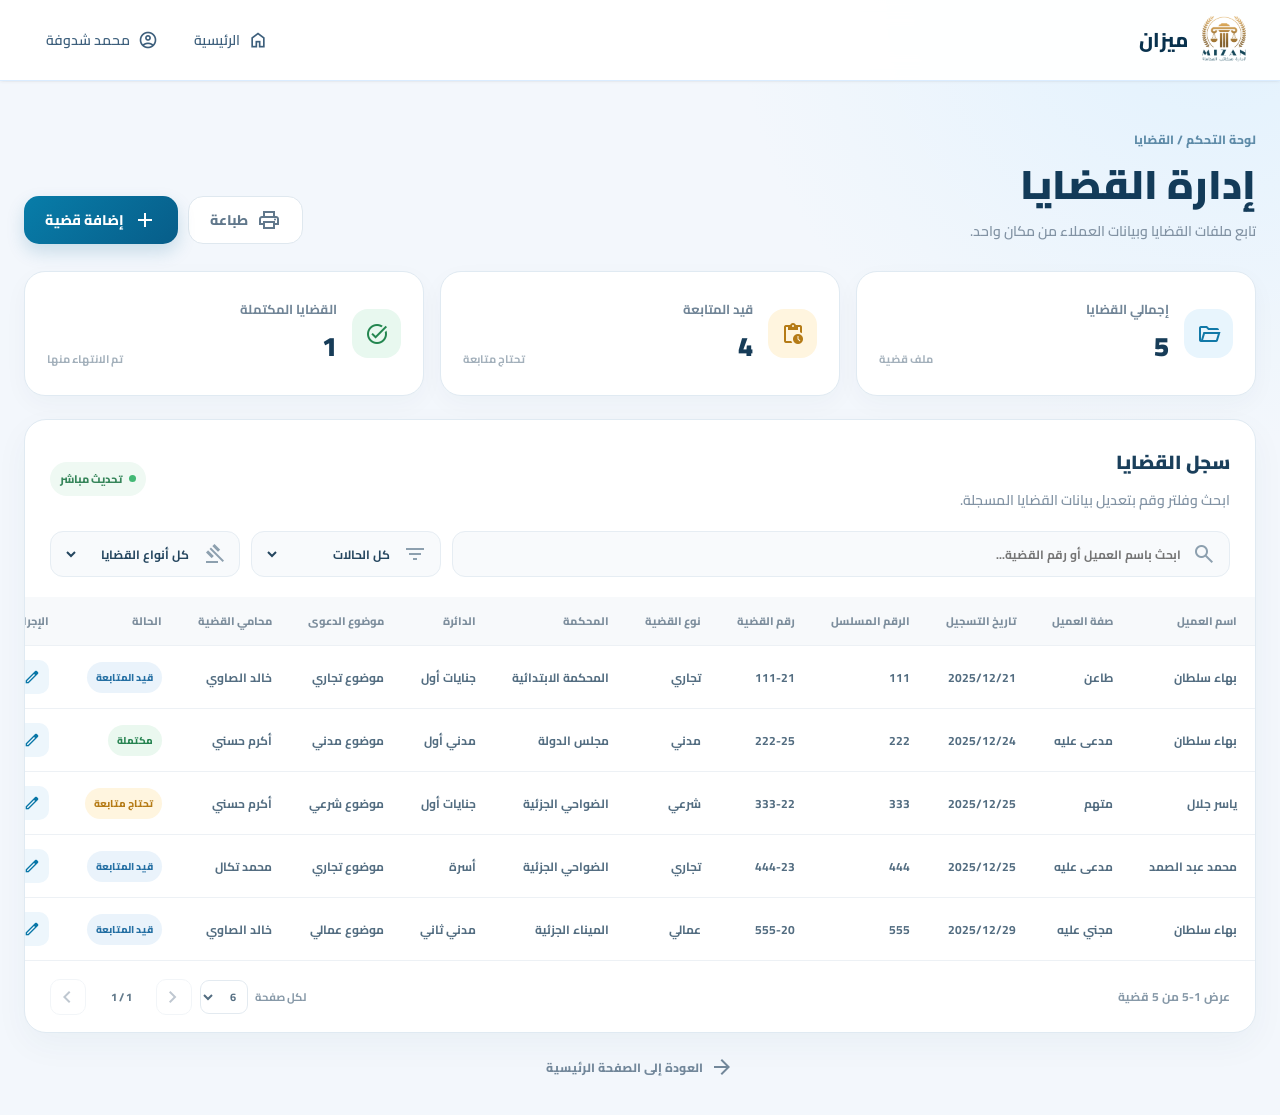
<file: pages/court.html>
<!doctype html>
<html lang="ar" dir="rtl">
  <head>
    <meta charset="UTF-8" />
    <meta name="viewport" content="width=device-width, initial-scale=1.0" />
    <meta name="theme-color" content="#f2f7ff" />
    <title>MIZAN | إدارة القضايا</title>
    <link rel="icon" href="../pic/Mizan Logo 02.png" />
    <link
      href="https://fonts.googleapis.com/css2?family=Material+Symbols+Outlined"
      rel="stylesheet"
    />
    <link rel="preconnect" href="https://fonts.googleapis.com" />
    <link
      href="https://fonts.googleapis.com/css2?family=Cairo:wght@400;500;600;700;800;900&display=swap"
      rel="stylesheet"
    />
    <link rel="stylesheet" href="../style/court.css" />
    <link rel="stylesheet" href="../style/modal-system.css" />
    <script src="../script/unified-navbar.js"></script>
    <link rel="stylesheet" href="../style/number-format.css" />
    <script src="../script/number-utils.js"></script>
  </head>
  <body>
    <header class="topbar">
      <a class="brand" href="../index.html" aria-label="العودة للرئيسية">
        <img src="../pic/Mizan Logo 02.png" alt="" />
        <span>ميزان</span>
      </a>
      <div class="topbar-actions">
        <a
          class="icon-button"
          href="../index.html"
          title="الرئيسية"
          aria-label="الرئيسية"
        >
          <span class="material-symbols-outlined">home</span>
        </a>
        
      </div>
    </header>
 

    <main class="page-shell">
      <section class="page-heading">
        <div>
          <span class="eyebrow">لوحة التحكم / القضايا</span>
          <h1>إدارة القضايا</h1>
          <p>تابع ملفات القضايا وبيانات العملاء من مكان واحد.</p>
        </div>
        <div class="heading-actions">
          <button id="printButton" class="secondary-button" type="button">
            <span class="material-symbols-outlined">print</span>
            طباعة
          </button>
          <button id="openModal" class="primary-button" type="button">
            <span class="material-symbols-outlined">add</span>
            إضافة قضية
          </button>
        </div>
      </section>

      <section class="stats-grid" aria-label="ملخص القضايا">
        <article class="stat-card">
          <span class="stat-icon blue material-symbols-outlined"
            >folder_open</span
          >
          <div>
            <p>إجمالي القضايا</p>
            <strong id="totalCount">0</strong>
          </div>
          <span class="stat-caption">ملف قضية</span>
        </article>
        <article class="stat-card">
          <span class="stat-icon amber material-symbols-outlined"
            >pending_actions</span
          >
          <div>
            <p>قيد المتابعة</p>
            <strong id="followingCount">0</strong>
          </div>
          <span class="stat-caption">تحتاج متابعة</span>
        </article>
        <article class="stat-card">
          <span class="stat-icon green material-symbols-outlined"
            >task_alt</span
          >
          <div>
            <p>القضايا المكتملة</p>
            <strong id="completedCount">0</strong>
          </div>
          <span class="stat-caption">تم الانتهاء منها</span>
        </article>
      </section>

      <section class="directory-panel">
        <div class="directory-heading">
          <div>
            <h2>سجل القضايا</h2>
            <p>ابحث وفلتر وقم بتعديل بيانات القضايا المسجلة.</p>
          </div>
          <span class="live-indicator"><span></span>تحديث مباشر</span>
        </div>

        <div class="toolbar">
          <label class="search-box" for="searchInput">
            <span class="material-symbols-outlined">search</span>
            <input
              id="searchInput"
              type="search"
              placeholder="ابحث باسم العميل أو رقم القضية..."
              autocomplete="off"
            />
          </label>
          <label class="select-control">
            <span class="material-symbols-outlined">filter_list</span>
            <select id="statusFilter" aria-label="تصفية حسب الحالة">
              <option value="all">كل الحالات</option>
              <option value="قيد المتابعة">قيد المتابعة</option>
              <option value="تحتاج متابعة">تحتاج متابعة</option>
              <option value="مكتملة">مكتملة</option>
            </select>
          </label>
          <label class="select-control">
            <span class="material-symbols-outlined">gavel</span>
            <select id="typeFilter" aria-label="تصفية حسب النوع">
              <option value="all">كل أنواع القضايا</option>
              <option>مدني</option>
              <option>تجاري</option>
              <option>جنائي</option>
              <option>شرعي</option>
              <option>عمالي</option>
              <option>إداري</option>
              <option>أسرة</option>
              <option>تعويضات</option>
            </select>
          </label>
        </div>

        <div class="table-wrap">
          <table>
            <thead>
              <tr>
                <th>اسم العميل</th>
                <th>صفة العميل</th>
                <th>تاريخ التسجيل</th>
                <th>الرقم المسلسل</th>
                <th>رقم القضية</th>
                <th>نوع القضية</th>
                <th>المحكمة</th>
                <th>الدائرة</th>
                <th>موضوع الدعوى</th>
                <th>محامي القضية</th>
                <th>الحالة</th>
                <th>الإجراءات</th>
              </tr>
            </thead>
            <tbody id="casesTable"></tbody>
          </table>
        </div>
        <div id="caseCards" class="case-cards"></div>

        <div class="directory-footer">
          <p id="tableInfo" aria-live="polite">عرض 0 من 0 قضية</p>
          <div class="pagination">
            <label class="page-size-control"
              ><span>لكل صفحة</span>
              <select id="pageSize" aria-label="عدد القضايا في الصفحة">
                <option value="6">6</option>
                <option value="12">12</option>
                <option value="24">24</option>
              </select>
            </label>
            <button
              id="previousPage"
              class="page-button"
              type="button"
              aria-label="السابق"
            >
              <span class="material-symbols-outlined">chevron_right</span>
            </button>
            <span id="pageIndicator" class="page-indicator">1 / 1</span>
            <button
              id="nextPage"
              class="page-button"
              type="button"
              aria-label="التالي"
            >
              <span class="material-symbols-outlined">chevron_left</span>
            </button>
          </div>
        </div>
      </section>

      <a class="back-link" href="../index.html">
        <span class="material-symbols-outlined">arrow_forward</span>
        العودة إلى الصفحة الرئيسية
      </a>
    </main>

    <div
      id="caseOverlay"
      class="case-overlay mizan-overlay"
      aria-hidden="true"
    ></div>
    <section
      id="caseModal"
      class="case-modal mizan-modal"
      role="dialog"
      aria-modal="true"
      aria-labelledby="caseModalTitle"
      aria-hidden="true"
    >
      <div class="modal-heading">
        <div>
          <span class="eyebrow">بيانات القضية</span>
          <h2 id="caseModalTitle">إضافة قضية جديدة</h2>
          <p>أدخل بيانات العميل والقضية والخصم.</p>
        </div>
        <button
          id="closeModal"
          class="icon-button close-button"
          type="button"
          aria-label="إغلاق"
        >
          <span class="material-symbols-outlined">close</span>
        </button>
      </div>

      <form id="caseForm">
        <div class="form-grid">
          <label class="form-field full-field"
            ><span>العميل المسجل</span
            ><select name="clientId" id="clientId">
              <option value="">اختر عميلاً مسجلاً (اختياري)</option>
            </select></label
          >

           <a
            href="clients.html"
            class="secondary-button inline-flex items-center justify-center gap-2 px-4 py-2 text-sm font-semibold rounded-xl bg-sky-500 text-white shadow-sm hover:bg-sky-600 hover:shadow-md hover:-translate-y-0.5 transition-all duration-300"
          >
            <span class="material-symbols-outlined text-[19px]"
              >person_add</span
            >
            إضافة عميل جديد
          </a>

          <label class="form-field"
            ><span>اسم العميل <b>*</b></span
            ><input
              name="clientName"
              required
              maxlength="100"
              placeholder="الاسم بالكامل"
          /></label>
          <label class="form-field"
            ><span>صفة العميل <b>*</b></span
            ><select name="clientRole" required>
              <option value="">اختر الصفة</option>
              <option>مدعي</option>
              <option>مدعى عليه</option>
              <option>طاعن</option>
              <option>مطعون ضده</option>
              <option>متهم</option>
              <option>مجني عليه</option>
              <option>مستأنف</option>
              <option>مستأنف ضده</option>
            </select></label
          >
          <label class="form-field"
            ><span>هاتف العميل <b>*</b></span>

            <input
              type="tel"
              name="clientPhone"
              id="clientPhone"
              placeholder="أدخل رقم الهاتف"
            />
          </label>
          <label class="form-field"
            ><span>تاريخ التسجيل <b>*</b></span
            ><input name="registrationDate" type="date" required
          /></label>
          <label class="form-field"
            ><span>نوع القضية <b>*</b></span
            ><select name="caseType" required>
              <option value="">اختر النوع</option>
              <option>مدني</option>
              <option>تجاري</option>
              <option>جنائي</option>
              <option>شرعي</option>
              <option>عمالي</option>
              <option>إداري</option>
              <option>أسرة</option>
              <option>تعويضات</option>
            </select></label
          >
          <label class="form-field"
            ><span>سنة القضية <b>*</b></span
            ><input
              name="caseYear"
              required
              maxlength="4"
              inputmode="numeric"
              placeholder="2026"
          /></label>
          <label class="form-field"
            ><span>رقم القضية <b>*</b></span
            ><input
              name="caseNumber"
              required
              maxlength="30"
              placeholder="رقم القضية"
          /></label>
          <label class="form-field"
            ><span>المحكمة <b>*</b></span
            ><input
              name="court"
              required
              maxlength="100"
              placeholder="اسم المحكمة"
          /></label>
          <label class="form-field"
            ><span>الدائرة <b>*</b></span
            ><input
              name="circuit"
              required
              maxlength="100"
              placeholder="اسم الدائرة"
          /></label>
          <label class="form-field full-field"
            ><span>موضوع الدعوى <b>*</b></span
            ><input
              name="subject"
              required
              maxlength="200"
              placeholder="موضوع الدعوى"
          /></label>
          <label class="form-field"
            ><span>محامي القضية <b>*</b></span
            ><input
              name="lawyer"
              required
              maxlength="100"
              placeholder="اسم المحامي"
          /></label>
          <label class="form-field"
            ><span>الحالة</span
            ><select name="status">
              <option>قيد المتابعة</option>
              <option>تحتاج متابعة</option>
              <option>مكتملة</option>
            </select></label
          >
          <label class="form-field"
            ><span>اسم الخصم</span><input name="opponentName" maxlength="100"
          /></label>
          <label class="form-field">
            <span>هاتف الخصم</span>

            <input
              type="tel"
              name="opponentPhone"
              id="opponentPhone"
              placeholder="أدخل رقم هاتف الخصم"
            />
          </label>
          <label class="form-field full-field"
            ><span>ملاحظات</span
            ><textarea
              name="notes"
              maxlength="500"
              rows="3"
              placeholder="ملاحظات إضافية"
            ></textarea>
          </label>
        </div>
        <div class="modal-actions">
          <button id="caseSubmitBtn" class="primary-button" type="submit">
            حفظ القضية
          </button>
          <button id="cancelModal" class="secondary-button" type="button">
            إلغاء
          </button>
        </div>
      </form>
    </section>
    <div id="toast" class="toast" role="status" aria-live="polite"></div>
    <script src="../script/court.js"></script>
  </body>
</html>
</file>
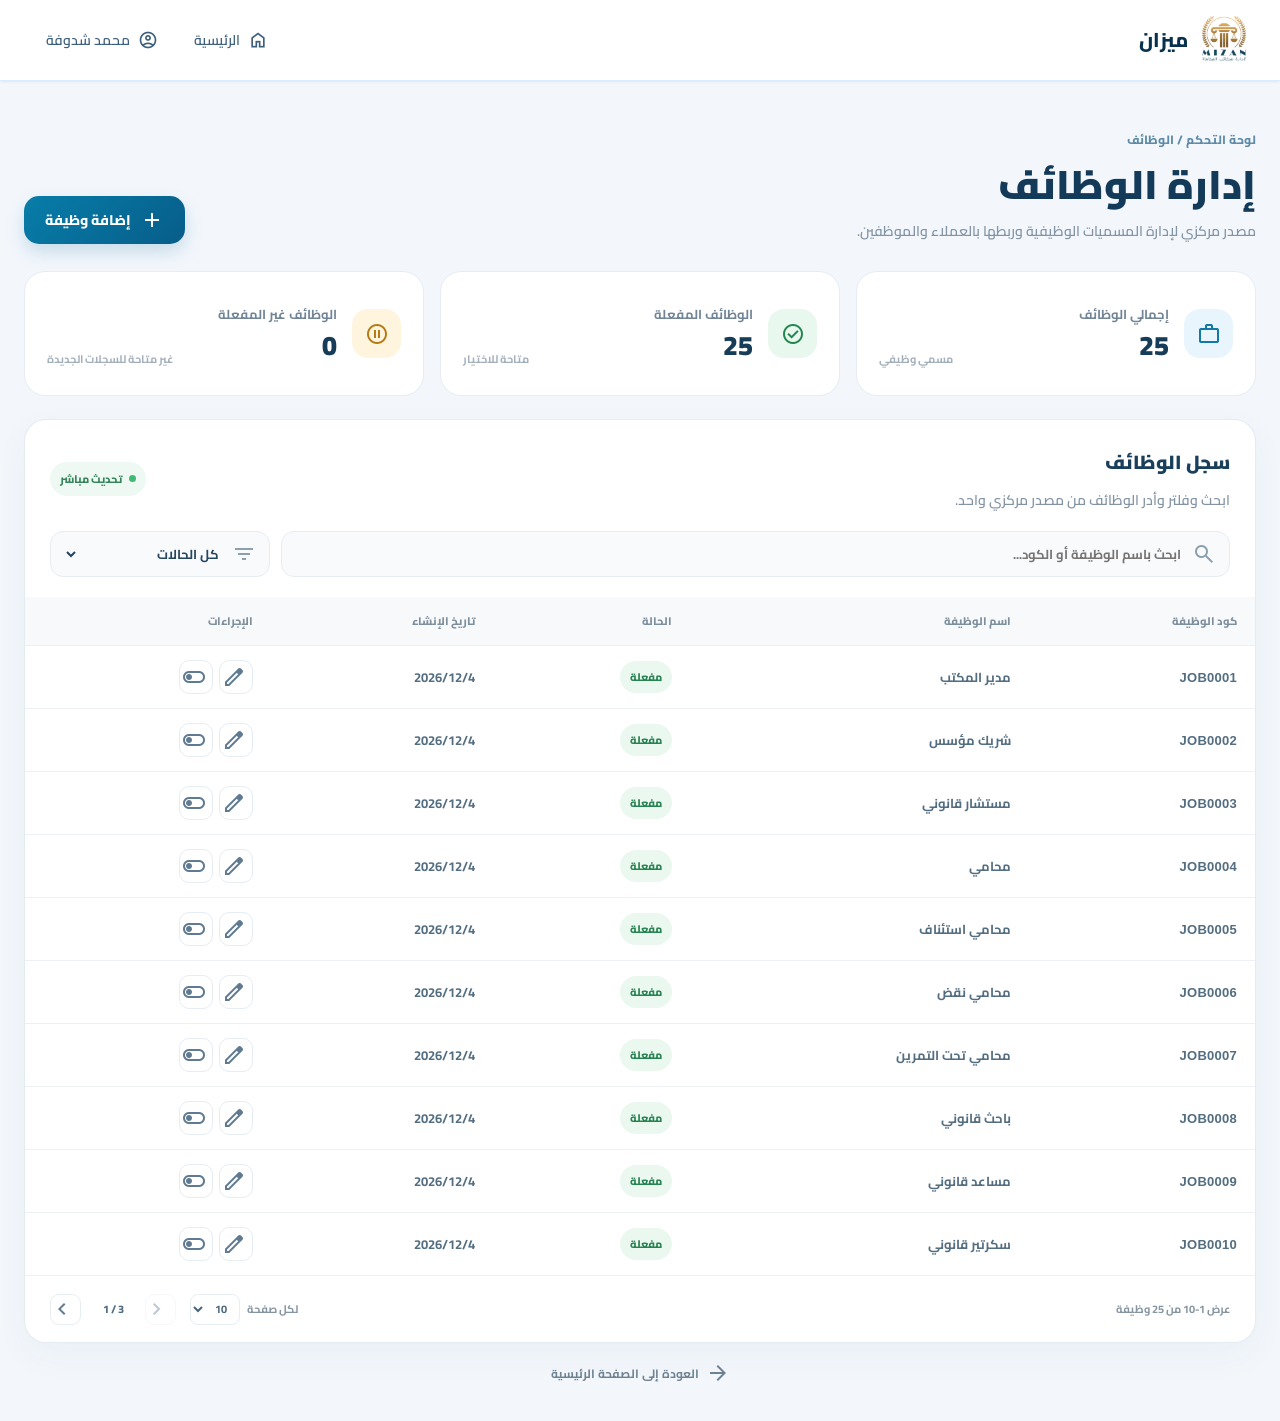
<file: pages/jobs.html>
<!doctype html>
<html lang="ar" dir="rtl">
  <head>
    <meta charset="UTF-8" />
    <meta name="viewport" content="width=device-width, initial-scale=1.0" />
    <meta name="theme-color" content="#f2f7ff" />
    <title>MIZAN | إدارة الوظائف</title>
    <link rel="icon" href="../pic/Mizan Logo 02.png" />
    <link href="https://fonts.googleapis.com/css2?family=Material+Symbols+Outlined" rel="stylesheet" />
    <link rel="preconnect" href="https://fonts.googleapis.com" />
    <link href="https://fonts.googleapis.com/css2?family=Cairo:wght@400;500;600;700;800;900&display=swap" rel="stylesheet" />
    <link rel="stylesheet" href="../style/jobs.css" />
    <link rel="stylesheet" href="../style/modal-system.css" />
    <script src="../script/unified-navbar.js"></script>
    <script src="../script/mizan-data.js"></script>
    <link rel="stylesheet" href="../style/number-format.css" />
    <script src="../script/number-utils.js"></script>
  </head>
  <body>
    <header class="topbar">
      <a class="brand" href="../index.html" aria-label="العودة للرئيسية">
        <img src="../pic/Mizan Logo 02.png" alt="" />
        <span>ميزان</span>
      </a>
      <div class="topbar-actions">
        <a class="icon-button" href="../index.html" title="الرئيسية" aria-label="الرئيسية">
          <span class="material-symbols-outlined">home</span>
        </a>
      </div>
    </header>

    <main class="page-shell">
      <section class="page-heading">
        <div>
          <span class="eyebrow">لوحة التحكم / الوظائف</span>
          <h1>إدارة الوظائف</h1>
          <p>مصدر مركزي لإدارة المسميات الوظيفية وربطها بالعملاء والموظفين.</p>
        </div>
        <div class="heading-actions">
          <button id="addJobButton" class="primary-button" type="button">
            <span class="material-symbols-outlined">add</span>
            إضافة وظيفة
          </button>
        </div>
      </section>

      <section class="stats-grid" aria-label="ملخص الوظائف">
        <article class="stat-card">
          <span class="stat-icon blue material-symbols-outlined">work</span>
          <div>
            <p>إجمالي الوظائف</p>
            <strong id="totalJobs">0</strong>
          </div>
          <span class="stat-caption">مسمي وظيفي</span>
        </article>
        <article class="stat-card">
          <span class="stat-icon green material-symbols-outlined">check_circle</span>
          <div>
            <p>الوظائف المفعلة</p>
            <strong id="activeJobs">0</strong>
          </div>
          <span class="stat-caption">متاحة للاختيار</span>
        </article>
        <article class="stat-card">
          <span class="stat-icon amber material-symbols-outlined">pause_circle</span>
          <div>
            <p>الوظائف غير المفعلة</p>
            <strong id="inactiveJobs">0</strong>
          </div>
          <span class="stat-caption">غير متاحة للسجلات الجديدة</span>
        </article>
      </section>

      <section class="directory-panel">
        <div class="directory-heading">
          <div>
            <h2>سجل الوظائف</h2>
            <p>ابحث وفلتر وأدر الوظائف من مصدر مركزي واحد.</p>
          </div>
          <span class="live-indicator"><span></span>تحديث مباشر</span>
        </div>

        <div class="toolbar">
          <label class="search-box" for="searchInput">
            <span class="material-symbols-outlined">search</span>
            <input id="searchInput" type="search" placeholder="ابحث باسم الوظيفة أو الكود..." autocomplete="off" />
          </label>
          <label class="select-control">
            <span class="material-symbols-outlined">filter_list</span>
            <select id="statusFilter" aria-label="تصفية حسب الحالة">
              <option value="all">كل الحالات</option>
              <option value="active">مفعلة</option>
              <option value="inactive">غير مفعلة</option>
            </select>
          </label>
        </div>

        <div class="table-wrap">
          <table>
            <thead>
              <tr>
                <th>كود الوظيفة</th>
                <th>اسم الوظيفة</th>
                <th>الحالة</th>
                <th>تاريخ الإنشاء</th>
                <th>الإجراءات</th>
              </tr>
            </thead>
            <tbody id="jobsTable"></tbody>
          </table>
        </div>

        <div class="directory-footer">
          <p id="tableInfo" aria-live="polite">عرض 0 من 0 وظيفة</p>
          <div class="pagination">
            <label class="page-size-control">
              <span>لكل صفحة</span>
              <select id="pageSize" aria-label="عدد الوظائف في الصفحة">
                <option value="10">10</option>
                <option value="25">25</option>
                <option value="50">50</option>
              </select>
            </label>
            <button id="previousPage" class="page-button" type="button" aria-label="السابق">
              <span class="material-symbols-outlined">chevron_right</span>
            </button>
            <span id="pageIndicator" class="page-indicator">1 / 1</span>
            <button id="nextPage" class="page-button" type="button" aria-label="التالي">
              <span class="material-symbols-outlined">chevron_left</span>
            </button>
          </div>
        </div>
      </section>

      <a class="back-link" href="../index.html">
        <span class="material-symbols-outlined">arrow_forward</span>
        العودة إلى الصفحة الرئيسية
      </a>
    </main>

    <div id="jobOverlay" class="modal-overlay mizan-overlay" aria-hidden="true"></div>
    <section id="jobModal" class="modal mizan-modal" role="dialog" aria-modal="true" aria-labelledby="jobModalTitle" aria-hidden="true">
      <div class="modal-heading">
        <div>
          <span class="eyebrow">بيانات الوظيفة</span>
          <h2 id="jobModalTitle">إضافة وظيفة جديدة</h2>
          <p>أدخل اسم الوظيفة ليتم حفظها في المصدر المركزي.</p>
        </div>
        <button id="closeModal" class="icon-button close-button" type="button" aria-label="إغلاق">
          <span class="material-symbols-outlined">close</span>
        </button>
      </div>
      <form id="jobForm">
        <div id="formError" class="form-error hidden" role="alert"></div>
        <label class="form-field">
          <span>اسم الوظيفة <b>*</b></span>
          <input id="jobName" name="jobName" type="text" maxlength="120" required placeholder="مثال: محامي" />
        </label>
        <label class="form-field" id="jobCodeField">
          <span>كود الوظيفة</span>
          <input id="jobCode" name="jobCode" type="text" readonly disabled />
        </label>
        <div class="modal-actions">
          <button id="jobSubmitBtn" class="primary-button" type="submit">حفظ الوظيفة</button>
          <button id="cancelModal" class="secondary-button" type="button">إلغاء</button>
        </div>
      </form>
    </section>

    <div id="toast" class="toast" role="status" aria-live="polite"></div>
    <script src="../script/jobs.js"></script>
  </body>
</html>
</file>
<file: style/court.css>
:root {
  font-family: "Cairo", sans-serif;
  color: #17324a;
  background: #f3f7fc;
  --navy: #123c5a;
  --blue: #0876a7;
  --muted: #8293a4;
}
* {
  box-sizing: border-box;
}
body {
  min-width: 320px;
  min-height: 100vh;
  margin: 0;
  padding-top: 76px;
  background:
    radial-gradient(
      ellipse at 95% 0%,
      rgba(211, 237, 255, 0.55),
      transparent 30rem
    ),
    #f3f7fc;
  color: #17324a;
  font-family: "Cairo", sans-serif;
}
body.modal-open {
  overflow: hidden;
}
button,
input,
select,
textarea {
  font: inherit;
}
button {
  cursor: pointer;
}
.topbar {
  position: fixed;
  inset: 0 0 auto;
  z-index: 40;
  height: 76px;
  padding: 0 max(24px, calc((100vw - 1320px) / 2));
  display: flex;
  align-items: center;
  justify-content: space-between;
  background: rgba(255, 255, 255, 0.92);
  border-bottom: 1px solid #e0eaf2;
  backdrop-filter: blur(16px);
}
.brand {
  display: flex;
  align-items: center;
  text-decoration: none;
}
.brand img {
  width: 37px;
  height: 37px;
  border-radius: 12px;
  object-fit: cover;
}
.topbar-actions,
.icon-button,
.heading-actions,
.primary-button,
.secondary-button,
.live-indicator,
.search-box,
.select-control,
.pagination,
.page-size-control,
.row-actions,
.case-card-heading {
  display: flex;
  align-items: center;
}
.icon-button {
  width: 42px;
  height: 42px;
  justify-content: center;
  border: 0;
  border-radius: 14px;
  background: transparent;
  color: #61788c;
  text-decoration: none;
}
.icon-button:hover {
  background: #edf6fc;
  color: var(--blue);
}
.page-shell {
  width: min(1320px, calc(100% - 48px));
  margin: 0 auto;
  padding: 43px 0 36px;
}
.page-heading {
  display: flex;
  align-items: flex-end;
  justify-content: space-between;
  gap: 24px;
  margin-bottom: 27px;
}
.eyebrow {
  display: inline-block;
  margin-bottom: 8px;
  color: #5e8ba8;
  font-size: 12px;
  font-weight: 800;
}
.page-heading h1 {
  margin: 0;
  color: #133b59;
  font-size: clamp(30px, 4vw, 40px);
  font-weight: 900;
  line-height: 1.3;
}
.page-heading p,
.directory-heading p,
.modal-heading p {
  margin: 7px 0 0;
  color: var(--muted);
  font-size: 14px;
  font-weight: 600;
}
.heading-actions {
  gap: 10px;
}
.primary-button,
.secondary-button {
  min-height: 48px;
  justify-content: center;
  gap: 9px;
  padding: 0 21px;
  border-radius: 15px;
  font-size: 14px;
  font-weight: 800;
}
.primary-button {
  border: 0;
  background: linear-gradient(135deg, #087da9, #075d89);
  box-shadow: 0 8px 18px rgba(5, 99, 145, 0.18);
  color: #fff;
}
.secondary-button {
  border: 1px solid #dfe8ef;
  background: #fff;
  color: #61788c;
}
.primary-button:hover,
.secondary-button:hover {
  transform: translateY(-2px);
}
.stats-grid {
  display: grid;
  grid-template-columns: repeat(3, minmax(0, 1fr));
  gap: 16px;
  margin-bottom: 23px;
}
.stat-card {
  position: relative;
  display: flex;
  min-height: 125px;
  align-items: center;
  gap: 15px;
  padding: 22px;
  border: 1px solid #e0eaf2;
  border-radius: 21px;
  background: #fff;
  box-shadow: 0 8px 24px rgba(27, 67, 99, 0.035);
}
.stat-icon {
  display: grid;
  width: 49px;
  height: 49px;
  flex: 0 0 49px;
  place-items: center;
  border-radius: 16px;
  font-size: 24px;
}
.stat-icon.blue {
  background: #e8f5fd;
  color: #1179a8;
}
.stat-icon.green {
  background: #e8f8ef;
  color: #23864f;
}
.stat-icon.amber {
  background: #fff5df;
  color: #b57b16;
}
.stat-card p {
  margin: 0;
  color: #718597;
  font-size: 13px;
  font-weight: 700;
}
.stat-card strong {
  color: #173c58;
  font-size: 27px;
  font-weight: 900;
}
.stat-caption {
  margin-right: auto;
  align-self: flex-end;
  padding-bottom: 4px;
  color: #a3b0bb;
  font-size: 11px;
  font-weight: 700;
  white-space: nowrap;
}
.directory-panel {
  overflow: hidden;
  border: 1px solid #e0eaf2;
  border-radius: 22px;
  background: #fff;
  box-shadow: 0 12px 34px rgba(27, 67, 99, 0.045);
}
.directory-heading {
  display: flex;
  align-items: center;
  justify-content: space-between;
  padding: 24px 25px 18px;
}
.directory-heading h2 {
  margin: 0;
  color: #1a3f5b;
  font-size: 19px;
  font-weight: 900;
}
.live-indicator {
  gap: 7px;
  padding: 7px 10px;
  border-radius: 999px;
  background: #eff9f3;
  color: #36855a;
  font-size: 11px;
  font-weight: 800;
}
.live-indicator span {
  width: 7px;
  height: 7px;
  border-radius: 50%;
  background: #43b875;
}
.toolbar {
  display: grid;
  grid-template-columns: minmax(240px, 1fr) minmax(150px, 190px) minmax(
      150px,
      190px
    );
  gap: 11px;
  padding: 0 25px 20px;
}
.search-box,
.select-control {
  min-width: 0;
  height: 46px;
  gap: 9px;
  padding: 0 13px;
  border: 1px solid #e6edf3;
  border-radius: 13px;
  background: #f8fafc;
  color: #8da0af;
}
.search-box input,
.select-control select {
  width: 100%;
  min-width: 0;
  border: 0;
  outline: 0;
  background: transparent;
  color: #25465f;
  font-size: 12px;
  font-weight: 700;
}
.select-control select {
  cursor: pointer;
}
.table-wrap {
  width: 100%;
  overflow-x: auto;
}
table {
  width: 100%;
  border-collapse: collapse;
  text-align: right;
}
thead {
  background: #f7f9fb;
}
th {
  padding: 14px 18px;
  color: #7d8e9d;
  font-size: 11px;
  font-weight: 800;
  white-space: nowrap;
}
td {
  padding: 14px 18px;
  border-top: 1px solid #edf1f5;
  color: #536d81;
  font-size: 12px;
  font-weight: 700;
  white-space: nowrap;
}
tbody tr:hover {
  background: #fbfdff;
}
.status-badge {
  display: inline-flex;
  align-items: center;
  gap: 6px;
  padding: 6px 9px;
  border-radius: 999px;
  font-size: 10px;
  font-weight: 800;
}
.status-badge.following {
  background: #eaf3fb;
  color: #246fa3;
}
.status-badge.warning {
  background: #fff5df;
  color: #b57b16;
}
.status-badge.completed {
  background: #eaf8ef;
  color: #278351;
}
.row-actions {
  gap: 5px;
}
.action-button {
  width: 34px;
  height: 34px;
  display: grid;
  place-items: center;
  border: 0;
  border-radius: 10px;
  background: #edf6fc;
  color: #0876a7;
}
.action-button.delete {
  background: #fff1f1;
  color: #b94b4b;
}
.action-button .material-symbols-outlined {
  font-size: 18px;
}
.directory-footer {
  min-height: 72px;
  display: flex;
  align-items: center;
  justify-content: space-between;
  gap: 16px;
  padding: 14px 25px;
  border-top: 1px solid #edf1f5;
}
.directory-footer p {
  margin: 0;
  color: #8799a8;
  font-size: 12px;
  font-weight: 700;
}
.pagination {
  gap: 8px;
}
.page-size-control {
  gap: 7px;
  color: #8799a8;
  font-size: 11px;
  font-weight: 700;
}
.page-size-control select {
  height: 34px;
  border: 1px solid #e3eaf0;
  border-radius: 9px;
  background: #fff;
  padding: 0 7px;
  color: #536d81;
}
.page-button {
  width: 36px;
  height: 36px;
  display: grid;
  place-items: center;
  border: 1px solid #e2e9ef;
  border-radius: 10px;
  background: #fff;
  color: #708397;
}
.page-button:disabled {
  opacity: 0.45;
  cursor: not-allowed;
}
.page-indicator {
  min-width: 54px;
  text-align: center;
  color: #647b8c;
  font-size: 11px;
  font-weight: 800;
}
.case-cards {
  display: none;
}
.back-link {
  display: flex;
  width: max-content;
  align-items: center;
  gap: 7px;
  margin: 22px auto 0;
  color: #72879a;
  font-size: 12px;
  font-weight: 800;
  text-decoration: none;
}
.case-overlay {
  position: fixed;
  inset: 0;
  z-index: 70;
  background: rgba(15, 42, 61, 0.38);
  backdrop-filter: blur(4px);
  opacity: 0;
  visibility: hidden;
  transition: 0.2s;
}
.case-overlay.is-visible {
  opacity: 1;
  visibility: visible;
}
.case-modal {
  position: fixed;
  z-index: 80;
  inset: 0 0 0 auto;
  width: min(760px, 100%);
  max-width: 100%;
  padding-top: 100px;
  overflow-y: auto;
  background: #fff;
  box-shadow: -18px 0 50px rgba(15, 42, 61, 0.14);
  transform: translateX(100%);
  transition: 0.25s ease;
}
.case-modal.is-visible {
  transform: translateX(0);
}
.modal-heading {
  display: flex;
  align-items: flex-start;
  justify-content: space-between;
  padding-bottom: 18px;
  border-bottom: 1px solid #edf1f5;
}
.modal-heading h2 {
  margin: 0;
  color: #1a3f5b;
  font-size: 21px;
  font-weight: 900;
}
.close-button {
  flex: 0 0 42px;
}
.form-grid {
  display: grid;
  grid-template-columns: repeat(2, minmax(0, 1fr));
  gap: 15px;
  padding: 20px 0;
}
.full-field {
  grid-column: 1/-1;
}
.form-field {
  display: grid;
  gap: 7px;
  color: #536d81;
  font-size: 12px;
  font-weight: 800;
}
.form-field b {
  color: #c84f4f;
}
.form-field input,
.form-field select,
.form-field textarea {
  width: 100%;
  border: 1px solid #e2eaf0;
  border-radius: 12px;
  background: #f8fafc;
  color: #25465f;
  padding: 11px 12px;
  outline: 0;
  font-size: 13px;
}
.form-field textarea {
  resize: vertical;
}
.form-field input:focus,
.form-field select:focus,
.form-field textarea:focus {
  border-color: #9acfe7;
  box-shadow: 0 0 0 3px rgba(8, 118, 167, 0.08);
  background: #fff;
}
.modal-actions {
  position: sticky;
  bottom: -24px;
  display: flex;
  justify-content: flex-end;
  gap: 10px;
  padding: 16px 0 24px;
  background: #fff;
  border-top: 1px solid #edf1f5;
}
.toast {
  position: fixed;
  z-index: 100;
  bottom: 20px;
  left: 20px;
  max-width: 360px;
  padding: 13px 16px;
  border-radius: 12px;
  background: #0876a7;
  box-shadow: 0 10px 30px rgba(15, 42, 61, 0.18);
  color: #fff;
  font-size: 12px;
  font-weight: 800;
  opacity: 0;
  transform: translateY(10px);
  pointer-events: none;
  transition: 0.2s;
}
.toast.show {
  opacity: 1;
  transform: translateY(0);
}
.toast.error {
  background: #b94b4b;
}
.empty-state {
  min-height: 170px;
  padding: 30px;
  text-align: center;
}
.empty-state h3 {
  margin: 8px 0 3px;
  color: #1a3f5b;
}
.empty-state p {
  margin: 0;
  color: #8293a4;
  font-size: 12px;
}
.number-cell {
  direction: ltr;
}
@media (max-width: 900px) {
  .toolbar {
    grid-template-columns: 1fr 1fr;
  }
  .search-box {
    grid-column: 1/-1;
  }
  .stats-grid {
    grid-template-columns: repeat(3, minmax(0, 1fr));
  }
  .table-wrap {
    display: none;
  }
  .case-cards {
    display: grid;
    grid-template-columns: repeat(2, minmax(0, 1fr));
    gap: 12px;
    padding: 0 16px 18px;
  }
  .case-card {
    border: 1px solid #e7edf3;
    border-radius: 16px;
    padding: 16px;
  }
  .case-card-heading {
    justify-content: space-between;
    gap: 10px;
  }
  .case-card strong {
    color: #25465f;
  }
  .case-card dl {
    display: grid;
    grid-template-columns: repeat(2, minmax(0, 1fr));
    gap: 10px;
    margin: 14px 0;
  }
  .case-card dt {
    color: #9aa8b4;
    font-size: 10px;
  }
  .case-card dd {
    margin: 3px 0 0;
    color: #536d81;
    font-size: 12px;
    font-weight: 800;
  }
}
@media (max-width: 640px) {
  body {
    padding-top: 68px;
  }
  .topbar {
    height: 68px;
    padding: 0 16px;
  }
  .page-shell {
    width: calc(100% - 28px);
    padding-top: 25px;
  }
  .page-heading {
    align-items: flex-start;
  }
  .page-heading h1 {
    font-size: 28px;
  }
  .page-heading p {
    font-size: 12px;
  }
  .heading-actions {
    align-items: stretch;
  }
  .heading-actions .secondary-button {
    width: 48px;
    padding: 0;
    font-size: 0;
  }
  .stats-grid {
    grid-template-columns: 1fr;
  }
  .stat-card {
    min-height: 105px;
  }
  .directory-heading {
    padding: 18px 16px;
  }
  .directory-heading p {
    display: none;
  }
  .toolbar {
    grid-template-columns: 1fr;
    padding: 0 16px 16px;
  }
  .search-box {
    grid-column: auto;
  }
  .case-cards {
    grid-template-columns: 1fr;
  }
  .directory-footer {
    align-items: flex-start;
    flex-direction: column;
  }
  .pagination {
    width: 100%;
    justify-content: space-between;
  }
  .page-size-control span {
    display: none;
  }
  .form-grid {
    grid-template-columns: 1fr;
  }
  .full-field {
    grid-column: auto;
  }
  .case-modal {
    padding: 18px 16px;
  }
  .modal-actions {
    position: static;
  }
  .modal-actions button {
    flex: 1;
  }
}
@media print {
  body {
    padding: 0;
    background: #fff;
  }
  .topbar,
  .page-heading .heading-actions,
  .toolbar,
  .directory-footer,
  .back-link,
  .case-cards,
  .directory-heading .live-indicator {
    display: none !important;
  }
  .page-shell {
    width: 100%;
    padding: 10px;
  }
  .stats-grid {
    grid-template-columns: repeat(3, 1fr);
  }
  .directory-panel {
    border: 0;
    box-shadow: none;
  }
  .table-wrap {
    display: block;
    overflow: visible;
  }
  .action-button {
    display: none;
  }
  th,
  td {
    padding: 8px;
    font-size: 9px;
  }
}
</file>
<file: style/modal-system.css>
/* =========================================================
   MIZAN – Unified Modal / Popup / Overlay Design System
   ---------------------------------------------------------
   Loaded after each page stylesheet so that every dialog in
   the application shares the same visual language:
   • #2563eb primary / #1e40af dark primary
   • 18px radius, soft shadows, Cairo typography
   • centred panel, scrollable body, blurred backdrop
   • consistent header, fields, buttons and animations
   • fully responsive (desktop / tablet / mobile)
   ========================================================= */

:root {
  --mizan-modal-primary: #2563eb;
  --mizan-modal-primary-dark: #1e40af;
  --mizan-modal-primary-soft: #eff6ff;
  --mizan-modal-bg: #f8fafc;
  --mizan-modal-surface: #ffffff;
  --mizan-modal-text: #172033;
  --mizan-modal-text-soft: #475569;
  --mizan-modal-muted: #64748b;
  --mizan-modal-border: #e2e8f0;
  --mizan-modal-border-soft: #edf1f6;
  --mizan-modal-radius: 18px;
  --mizan-modal-shadow: 0 4px 20px rgba(15, 23, 42, 0.045);
  --mizan-modal-shadow-lg: 0 28px 80px rgba(15, 23, 42, 0.22);
  --mizan-modal-overlay: rgba(15, 23, 42, 0.55);
  --mizan-modal-transition: 0.22s ease;
}

/* =========================================================
   1. Backdrop / Overlay
   ========================================================= */

.mizan-overlay,
#overlay,
#taskModal,
#sessionModal,
#modal.overlay,
#modalBackdrop,
#supplierModal,
#employeeModal,
#forgotModal {
  inset: 0 !important;
  margin: 0 !important;
  background: var(--mizan-modal-overlay) !important;
  -webkit-backdrop-filter: blur(6px) !important;
  backdrop-filter: blur(6px) !important;
}

.mizan-overlay,
#overlay,
#taskModal,
#sessionModal,
#modal.overlay,
#modalBackdrop,
#supplierModal,
#employeeModal,
#forgotModal {
  z-index: 1150 !important;
}

/* index / add_member notifications use #modal as a transparent
   full-screen wrapper. Let clicks fall through to the overlay so
   clicking outside the panel closes it. */
#modal:not(.overlay):not(.notification-modal):not(.mizan-modal) {
  pointer-events: none;
}

#modal:not(.overlay):not(.notification-modal):not(.mizan-modal) .mizan-modal {
  pointer-events: auto;
}

#modal:not(.overlay),
#modal.notification-modal {
  z-index: 1151 !important;
}

/* Keep the overlay mounted so that closing fades instead of snapping. */
#taskModal,
#sessionModal,
#modal.overlay,
#supplierModal,
#employeeModal,
#forgotModal {
  transition:
    opacity var(--mizan-modal-transition),
    visibility 0s linear 0s;
}

#taskModal.hidden,
#sessionModal.hidden,
#modal.overlay.hidden,
#supplierModal.hidden,
#employeeModal.hidden,
#forgotModal.hidden {
  display: flex !important;
  visibility: hidden !important;
  opacity: 0 !important;
  pointer-events: none !important;
  transition:
    opacity var(--mizan-modal-transition),
    visibility 0s linear var(--mizan-modal-transition);
}

/* =========================================================
   2. Panel shell
   ========================================================= */

.mizan-modal {
  position: fixed !important;
  top: 50% !important;
  right: auto !important;
  bottom: auto !important;
  left: 50% !important;

  z-index: 1151 !important;

  width: min(780px, calc(100vw - 32px)) !important;
  max-width: calc(100vw - 32px) !important;
  height: auto !important;
  max-height: min(88dvh, 900px) !important;
  margin: 0 !important;
  padding: 0 !important;

  overflow-x: hidden !important;
  overflow-y: auto !important;
  overscroll-behavior: contain;
  -webkit-overflow-scrolling: touch;

  background: var(--mizan-modal-surface) !important;
  color: var(--mizan-modal-text) !important;
  border: 1px solid rgba(226, 232, 240, 0.95) !important;
  border-radius: var(--mizan-modal-radius) !important;
  box-shadow: var(--mizan-modal-shadow-lg) !important;

  direction: rtl;
  text-align: right;
  font-family: "Cairo", sans-serif !important;

  transform: translate(-50%, -50%);
  animation: none;

  scrollbar-width: thin;
  scrollbar-color: #cbd5e1 #f8fafc;
}

.mizan-modal.mizan-modal--sm {
  width: min(500px, calc(100vw - 32px)) !important;
}

.mizan-modal::-webkit-scrollbar {
  width: 8px;
}

.mizan-modal::-webkit-scrollbar-track {
  background: #f8fafc;
}

.mizan-modal::-webkit-scrollbar-thumb {
  border: 2px solid #f8fafc;
  border-radius: 999px;
  background: #cbd5e1;
}

/* Neutralise double card frames on notification dialogs. */
#modal.notification-modal > .notification-card {
  overflow: hidden;
  border: 0 !important;
  border-radius: inherit !important;
  background: transparent !important;
  box-shadow: none !important;
}

/* =========================================================
   3. Header
   ========================================================= */

.mizan-modal > :is(header, .modal-header, .modal-heading, .modal-head) {
  position: sticky;
  top: 0;
  z-index: 4;

  display: flex;
  align-items: flex-start;
  justify-content: space-between;
  gap: 16px;

  margin: 0 !important;
  padding: 21px 26px 18px !important;

  background: var(--mizan-modal-surface) !important;
  border-bottom: 1px solid var(--mizan-modal-border-soft) !important;
  border-radius: var(--mizan-modal-radius) var(--mizan-modal-radius) 0 0;
  text-align: right;
}

.mizan-modal > :is(header, .modal-header, .modal-heading, .modal-head) > div {
  min-width: 0;
}

.mizan-modal > :is(header, .modal-header, .modal-heading, .modal-head) h2,
.mizan-modal > :is(header, .modal-header, .modal-heading, .modal-head) h3 {
  margin: 0 !important;
  color: var(--mizan-modal-text) !important;
  font-family: "Cairo", sans-serif !important;
  font-size: 20px !important;
  font-weight: 800 !important;
  line-height: 1.45 !important;
}

.mizan-modal > :is(header, .modal-header, .modal-heading, .modal-head) p {
  margin: 3px 0 0 !important;
  color: var(--mizan-modal-muted) !important;
  font-size: 12.5px !important;
  font-weight: 500 !important;
  line-height: 1.7 !important;
}

.mizan-modal .modal-eyebrow,
.mizan-modal .eyebrow {
  display: block;
  margin: 0 0 2px;
  color: var(--mizan-modal-primary) !important;
  font-size: 12px !important;
  font-weight: 800 !important;
  letter-spacing: 0;
}

/* Panels without a dedicated header element (e.g. login). */
.mizan-modal > h2 {
  margin: 0 0 6px !important;
  color: var(--mizan-modal-text) !important;
  font-size: 20px !important;
  font-weight: 800 !important;
  line-height: 1.45 !important;
}

.mizan-modal > p {
  margin: 0 0 16px !important;
  color: var(--mizan-modal-muted) !important;
  font-size: 12.5px !important;
  line-height: 1.8 !important;
}

/* =========================================================
   4. Close button
   ========================================================= */

.mizan-modal :is(
    button[aria-label="إغلاق"],
    .icon-close,
    .close-button,
    .close,
    .modal-close
  ) {
  display: inline-flex !important;
  align-items: center !important;
  justify-content: center !important;

  width: 38px !important;
  height: 38px !important;
  min-width: 38px !important;
  min-height: 38px !important;
  padding: 0 !important;
  box-sizing: border-box !important;
  flex: 0 0 auto;

  border: 1px solid var(--mizan-modal-border) !important;
  border-radius: 11px !important;
  background: #f8fafc !important;
  color: #64748b !important;

  font-family: "Cairo", sans-serif !important;
  font-size: 22px !important;
  line-height: 1 !important;
  box-shadow: none !important;

  transition:
    background var(--mizan-modal-transition),
    color var(--mizan-modal-transition),
    border-color var(--mizan-modal-transition),
    transform var(--mizan-modal-transition);
}

.mizan-modal :is(
    button[aria-label="إغلاق"],
    .icon-close,
    .close-button,
    .close,
    .modal-close
  ):hover {
  background: #fef2f2 !important;
  border-color: #fecaca !important;
  color: #dc2626 !important;
  transform: translateY(-1px);
}

.mizan-modal :is(
    button[aria-label="إغلاق"],
    .icon-close,
    .close-button,
    .close,
    .modal-close
  )
  .material-symbols-outlined {
  font-size: 20px !important;
}

.mizan-modal :is(
    button[aria-label="إغلاق"],
    .icon-close,
    .close-button,
    .close,
    .modal-close
  )
  svg {
  width: 18px !important;
  height: 18px !important;
}

/* =========================================================
   5. Body / form spacing
   ========================================================= */

.mizan-modal > form {
  margin: 0 !important;
  padding: 22px 26px 26px !important;
}

.mizan-modal > #taskForm,
.mizan-modal > #sessionForm {
  padding: 22px 26px 26px !important;
}

/* Agencies uses its own .modal-body / .modal-foot padding. */
#modalBackdrop .mizan-modal > form {
  padding: 0 !important;
}

#modalBackdrop .mizan-modal .modal-body {
  padding: 22px 26px 0 !important;
}

#modalBackdrop .mizan-modal .modal-foot {
  padding: 18px 26px 24px !important;
}

/* Login panel keeps its own inner padding. */
#forgotModal .mizan-modal {
  padding: 28px !important;
}

#forgotModal .mizan-modal > form {
  padding: 0 !important;
}

.mizan-modal .form-section {
  padding: 16px !important;
  border: 1px solid #e8edf5 !important;
  border-radius: 14px !important;
  background: #fbfdff !important;
}

.mizan-modal .form-section + .form-section {
  margin-top: 14px;
}

.mizan-modal .section-title {
  display: flex;
  align-items: center;
  gap: 8px;
  margin: 0 0 14px !important;
  padding-bottom: 10px !important;
  border-bottom: 1px solid var(--mizan-modal-border-soft) !important;
}

.mizan-modal .section-title span {
  color: var(--mizan-modal-primary) !important;
  font-size: 20px !important;
}

.mizan-modal .section-title h3 {
  margin: 0 !important;
  color: var(--mizan-modal-text) !important;
  font-size: 14px !important;
  font-weight: 800 !important;
}

/* =========================================================
   6. Labels and form controls
   ========================================================= */

.mizan-modal :is(.field, .form-field, .form-grid > label, .field-label, label[for]) {
  color: #334155 !important;
  font-family: "Cairo", sans-serif !important;
  font-size: 12.5px !important;
  font-weight: 700 !important;
  line-height: 1.7 !important;
}

.mizan-modal :is(.field, .form-field) {
  gap: 7px !important;
}

.mizan-modal .form-grid {
  display: grid;
  grid-template-columns: repeat(2, minmax(0, 1fr)) !important;
  gap: 14px 16px !important;
}

.mizan-modal :is(.full-field, .wide) {
  grid-column: 1 / -1 !important;
}

.mizan-modal :is(
    input:not([type="checkbox"]):not([type="radio"]):not([type="file"]):not(
        [type="submit"]
      ):not([type="button"]):not([type="reset"]),
    select,
    textarea
  ) {
  width: 100% !important;
  min-height: 46px !important;
  padding: 10px 14px !important;

  border: 1px solid var(--mizan-modal-border) !important;
  border-radius: 11px !important;

  background: #ffffff !important;
  color: var(--mizan-modal-text) !important;

  font-family: "Cairo", sans-serif !important;
  font-size: 13px !important;
  font-weight: 500 !important;
  line-height: 1.6 !important;

  outline: 0 !important;
  box-shadow: none !important;

  transition:
    border-color 0.18s ease,
    box-shadow 0.18s ease,
    background 0.18s ease;
}

.mizan-modal textarea {
  min-height: 108px !important;
  padding-top: 12px !important;
  resize: vertical;
  line-height: 1.85 !important;
}

.mizan-modal :is(
    input:not([type="checkbox"]):not([type="radio"]):not([type="file"]),
    select,
    textarea
  )::placeholder {
  color: #94a3b8 !important;
  font-weight: 500 !important;
}

.mizan-modal :is(
    input:not([type="checkbox"]):not([type="radio"]):not([type="file"]),
    select,
    textarea
  ):focus {
  border-color: var(--mizan-modal-primary) !important;
  box-shadow: 0 0 0 3px rgba(37, 99, 235, 0.12) !important;
  background: #ffffff !important;
}

.mizan-modal select {
  cursor: pointer;
}

.mizan-modal input[type="checkbox"],
.mizan-modal input[type="radio"] {
  accent-color: var(--mizan-modal-primary);
}

/* Supplier form fields have a decorative icon on the right. */
#supplierModal .mizan-modal :is(input, textarea) {
  padding-right: 44px !important;
}

.mizan-modal :is(.field, .form-field, .form-grid) :is(i, b),
.mizan-modal :is(.text-red-500, .text-rose-500) {
  color: #dc2626 !important;
  font-style: normal;
}

/* =========================================================
   7. Buttons
   ========================================================= */

.mizan-modal :is(
    .primary-btn,
    .primary-button,
    .add-btn,
    .btn-primary,
    .new-employee-btn,
    .gold-button,
    #saveSupplierBtn
  ) {
  display: inline-flex !important;
  align-items: center !important;
  justify-content: center !important;
  gap: 8px !important;

  min-height: 46px !important;
  padding: 0 20px !important;

  border: 1px solid transparent !important;
  border-radius: 12px !important;

  background: linear-gradient(135deg, #2563eb, #1d4ed8) !important;
  color: #ffffff !important;

  font-family: "Cairo", sans-serif !important;
  font-size: 13.5px !important;
  font-weight: 800 !important;
  line-height: 1.4 !important;
  white-space: nowrap;

  box-shadow: 0 5px 14px rgba(37, 99, 235, 0.18) !important;
  transition:
    filter 0.18s ease,
    transform 0.18s ease,
    box-shadow 0.18s ease !important;
}

.mizan-modal :is(
    .primary-btn,
    .primary-button,
    .add-btn,
    .btn-primary,
    .new-employee-btn,
    .gold-button,
    #saveSupplierBtn
  ):hover {
  background: linear-gradient(135deg, #1d4ed8, #1e40af) !important;
  filter: none;
  transform: translateY(-1px);
  box-shadow: 0 9px 20px rgba(37, 99, 235, 0.22) !important;
}

.mizan-modal :is(
    .secondary-btn,
    .secondary-button,
    .cancel,
    .btn-secondary,
    #cancelModalBtn,
    #cancelModal,
    #cancelBtn
  ) {
  display: inline-flex !important;
  align-items: center !important;
  justify-content: center !important;
  gap: 8px !important;

  min-height: 46px !important;
  padding: 0 20px !important;

  border: 1px solid var(--mizan-modal-border) !important;
  border-radius: 12px !important;

  background: #ffffff !important;
  color: var(--mizan-modal-text-soft) !important;

  font-family: "Cairo", sans-serif !important;
  font-size: 13.5px !important;
  font-weight: 800 !important;
  line-height: 1.4 !important;
  white-space: nowrap;

  box-shadow: none !important;
  transition:
    background 0.18s ease,
    border-color 0.18s ease,
    color 0.18s ease !important;
}

.mizan-modal :is(
    .secondary-btn,
    .secondary-button,
    .cancel,
    .btn-secondary,
    #cancelModalBtn,
    #cancelModal,
    #cancelBtn
  ):hover {
  background: #f8fafc !important;
  border-color: #cbd5e1 !important;
  color: var(--mizan-modal-text) !important;
}

.mizan-modal :is(.modal-actions, .modal-foot) {
  display: flex !important;
  align-items: center;
  flex-wrap: wrap;
  gap: 10px !important;

  margin: 18px 0 0 !important;
  padding: 18px 0 0 !important;

  background: transparent !important;
  border-top: 1px solid var(--mizan-modal-border-soft) !important;
}

.mizan-modal :is(.modal-actions, .modal-foot) > button {
  flex: 1 1 160px;
}

/* =========================================================
   8. Alerts
   ========================================================= */

.mizan-modal :is(.form-error, .error, #formError, #error) {
  margin: 0 0 15px !important;
  padding: 11px 14px !important;

  border: 1px solid #fecaca !important;
  border-radius: 11px !important;
  background: #fef2f2 !important;
  color: #b91c1c !important;

  font-size: 12.5px !important;
  font-weight: 700 !important;
  line-height: 1.7 !important;
}

.mizan-modal :is(.form-error, .error, #formError, #error).hidden {
  display: none !important;
}

/* =========================================================
   9. Notification dialog content
   ========================================================= */

.mizan-modal .notification-heading {
  display: flex;
  align-items: center;
  justify-content: space-between;
  gap: 14px;
  padding: 20px 24px !important;
  border-bottom: 1px solid var(--mizan-modal-border-soft);
}

.mizan-modal .notification-heading h2 {
  margin: 0 !important;
  color: var(--mizan-modal-text) !important;
  font-size: 18px !important;
  font-weight: 800 !important;
}

.mizan-modal .notification-content {
  padding: 20px 24px 24px !important;
  color: var(--mizan-modal-text-soft) !important;
}

.mizan-modal .notification-content > div {
  gap: 10px;
}

.mizan-modal .notification-content > div > div {
  border: 1px solid #e8eef6 !important;
  border-radius: 12px !important;
  background: #f8fafc !important;
  font-size: 12.5px !important;
}

/* Clients notification popup is itself the panel. */
#modal.notification-modal {
  width: min(500px, calc(100vw - 32px)) !important;
  padding: 0 !important;
  overflow: hidden !important;
  transform: translate(-50%, -50%);
  transition:
    opacity var(--mizan-modal-transition),
    transform var(--mizan-modal-transition),
    visibility 0s linear 0s;
}

#modal.notification-modal.scale-95 {
  transform: translate(-50%, -48%) scale(0.96);
}

#modal.notification-modal.scale-100 {
  transform: translate(-50%, -50%) scale(1);
}

#modal.notification-modal .notification-heading {
  padding: 18px 22px !important;
}

#modal.notification-modal .notification-content {
  max-height: min(60dvh, 520px);
  overflow-y: auto;
  padding: 18px 22px 22px !important;
}

/* =========================================================
   10. Opening animations
   ========================================================= */

@keyframes mizan-overlay-in {
  from {
    opacity: 0;
  }
  to {
    opacity: 1;
  }
}

@keyframes mizan-panel-in {
  from {
    opacity: 0;
    transform: translate(-50%, -47%) scale(0.975);
  }
  to {
    opacity: 1;
    transform: translate(-50%, -50%) scale(1);
  }
}

#taskModal:not(.hidden),
#sessionModal:not(.hidden),
#modal.overlay:not(.hidden),
#supplierModal:not(.hidden),
#employeeModal:not(.hidden),
#forgotModal:not(.hidden),
.modal-backdrop.open {
  animation: mizan-overlay-in 0.22s ease both;
}

#taskModal:not(.hidden) .mizan-modal,
#sessionModal:not(.hidden) .mizan-modal,
#modal.overlay:not(.hidden) > .mizan-modal,
#supplierModal:not(.hidden) .mizan-modal,
#employeeModal:not(.hidden) .mizan-modal,
#forgotModal:not(.hidden) .mizan-modal,
.modal-backdrop.open .mizan-modal,
#modal:not(.overlay):not(.notification-modal):not(.hidden) .mizan-modal,
#modal.notification-modal.scale-100 {
  animation: mizan-panel-in 0.28s cubic-bezier(0.2, 0.8, 0.2, 1) both;
}

/* Clients / court panels already use opacity + transform transitions. */
#clientModal.is-visible,
#caseModal.is-visible {
  animation: mizan-panel-in 0.28s cubic-bezier(0.2, 0.8, 0.2, 1) both;
}

.modal-backdrop .mizan-modal {
  transform: translate(-50%, -48%) scale(0.985);
  transition: transform var(--mizan-modal-transition);
}

.modal-backdrop.open .mizan-modal {
  transform: translate(-50%, -50%) scale(1) !important;
}

#clientModal.mizan-modal,
#caseModal.mizan-modal {
  transition:
    opacity var(--mizan-modal-transition),
    transform var(--mizan-modal-transition);
}

#clientModal.mizan-modal {
  transform: translate(-50%, -48%) scale(0.985);
}

#clientModal.is-visible {
  transform: translate(-50%, -50%) scale(1);
}

/* The court panel has no built-in hidden state, so provide one:
   otherwise its centred closed panel would stay visible. */
#caseModal.mizan-modal {
  transform: translate(-50%, -48%) scale(0.985);
  opacity: 0;
  visibility: hidden;
  pointer-events: none;
  transition:
    opacity var(--mizan-modal-transition),
    transform var(--mizan-modal-transition),
    visibility 0s linear var(--mizan-modal-transition);
}

#caseModal.is-visible {
  transform: translate(-50%, -50%) scale(1);
  opacity: 1;
  visibility: visible;
  pointer-events: auto;
  transition:
    opacity var(--mizan-modal-transition),
    transform var(--mizan-modal-transition),
    visibility 0s linear 0s;
}

/* =========================================================
   11. Responsive
   ========================================================= */

@media (max-width: 760px) {
  .mizan-modal {
    width: calc(100vw - 20px) !important;
    max-width: calc(100vw - 20px) !important;
    max-height: calc(100dvh - 20px) !important;
    border-radius: 16px !important;
  }

  .mizan-modal.mizan-modal--sm,
  #modal.notification-modal {
    width: calc(100vw - 20px) !important;
    max-width: calc(100vw - 20px) !important;
  }

  .mizan-modal > :is(header, .modal-header, .modal-heading, .modal-head) {
    padding: 17px 17px 15px !important;
  }

  .mizan-modal > :is(header, .modal-header, .modal-heading, .modal-head) h2,
  .mizan-modal > :is(header, .modal-header, .modal-heading, .modal-head) h3 {
    font-size: 17.5px !important;
  }

  .mizan-modal > form,
  .mizan-modal > #taskForm,
  .mizan-modal > #sessionForm {
    padding: 16px 17px 20px !important;
  }

  #modalBackdrop .mizan-modal .modal-body {
    padding: 16px 17px 0 !important;
  }

  #modalBackdrop .mizan-modal .modal-foot {
    padding: 15px 17px 20px !important;
  }

  #forgotModal .mizan-modal {
    padding: 22px 19px !important;
  }

  .mizan-modal .form-grid {
    grid-template-columns: 1fr !important;
    gap: 12px !important;
  }

  .mizan-modal :is(.full-field, .wide) {
    grid-column: auto !important;
  }

  .mizan-modal .form-section {
    padding: 13px !important;
  }

  .mizan-modal :is(.modal-actions, .modal-foot) {
    flex-direction: column-reverse;
  }

  .mizan-modal :is(.modal-actions, .modal-foot) > button {
    width: 100%;
    flex: 1 1 auto;
  }

  .mizan-modal .notification-heading,
  #modal.notification-modal .notification-heading {
    padding: 16px 17px !important;
  }

  .mizan-modal .notification-content,
  #modal.notification-modal .notification-content {
    padding: 16px 17px 19px !important;
  }
}

@media (max-width: 420px) {
  .mizan-modal {
    width: calc(100vw - 14px) !important;
    max-width: calc(100vw - 14px) !important;
    max-height: calc(100dvh - 14px) !important;
    border-radius: 14px !important;
  }

  .mizan-modal > form,
  .mizan-modal > #taskForm,
  .mizan-modal > #sessionForm {
    padding: 14px 14px 18px !important;
  }

  .mizan-modal > :is(header, .modal-header, .modal-heading, .modal-head) {
    padding: 15px 14px 13px !important;
  }
}

/* =========================================================
   12. Print – dialogs are never printed
   ========================================================= */

@media print {
  .mizan-overlay,
  .mizan-modal,
  #taskModal,
  #sessionModal,
  #modal,
  #overlay,
  #modalBackdrop,
  #supplierModal,
  #employeeModal,
  #forgotModal,
  .client-overlay,
  .client-modal,
  .case-overlay,
  .case-modal {
    display: none !important;
  }
}

@media (prefers-reduced-motion: reduce) {
  .mizan-modal,
  .mizan-overlay,
  #taskModal,
  #sessionModal,
  #modal.overlay,
  #supplierModal,
  #employeeModal,
  #forgotModal {
    animation-duration: 0.01ms !important;
    transition-duration: 0.01ms !important;
  }
}
</file>
<file: style/number-format.css>
/* =========================================================
   MIZAN - English digit formatting
   Keeps the Arabic RTL layout and Cairo design system intact.
   ========================================================= */

.number,
.numeric,
.number-cell,
.money,
.page-indicator,
input[type="number"],
input[type="tel"] {
    font-variant-numeric: lining-nums;
}

/* Optional helper for individual numeric cells that need LTR reading order.
   Intentionally opt-in: the page direction stays RTL. */
.num-ltr,
[data-numeric="ltr"] {
    direction: ltr;
    unicode-bidi: isolate;
}
</file>
<file: style/jobs.css>
:root {
  font-family: "Cairo", sans-serif;
  --navy: #123c5a;
  --blue: #0876a7;
  --muted: #8293a4;
  --line: #e7edf3;
  --bg: #f3f7fc;
}
* { box-sizing: border-box; }
body {
  min-width: 320px;
  min-height: 100vh;
  margin: 0;
  background: var(--mizan-bg, var(--bg));
  color: var(--mizan-text-primary, #17324a);
  font-family: "Cairo", sans-serif;
  padding-top: 80px;
}
body.modal-open { overflow: hidden; }
button, input, select { font: inherit; }
button { cursor: pointer; }

.topbar {
  height: 76px;
  padding: 0 max(24px, calc((100vw - 1320px) / 2));
  display: flex;
  align-items: center;
  justify-content: space-between;
  background: rgba(255,255,255,0.9);
  border-bottom: 1px solid rgba(224,234,242,0.85);
}
.brand, .topbar-actions, .icon-button, .primary-button, .secondary-button, .back-link, .live-indicator, .select-control, .search-box, .pagination, .page-size-control, .row-actions {
  display: flex; align-items: center;
}
.brand { gap: 11px; color: var(--navy); font-size: 20px; font-weight: 900; text-decoration: none; }
.brand img { width: 37px; height: 37px; border-radius: 12px; object-fit: cover; }
.icon-button {
  width: 42px; height: 42px; justify-content: center; border: 0; border-radius: 14px; background: transparent; color: #61788c; text-decoration: none;
}
.icon-button:hover { background: #edf6fc; color: var(--blue); }
.page-shell { width: min(1320px, calc(100% - 48px)); margin: 0 auto; padding: 43px 0 36px; }
.page-heading { display: flex; align-items: flex-end; justify-content: space-between; gap: 24px; margin-bottom: 27px; }
.eyebrow { display: inline-block; margin-bottom: 8px; color: #5e8ba8; font-size: 12px; font-weight: 800; }
.page-heading h1 { margin: 0; color: #133b59; font-size: clamp(30px,4vw,40px); font-weight: 900; line-height: 1.3; }
.page-heading p, .directory-heading p, .modal-heading p { margin: 7px 0 0; color: var(--muted); font-size: 14px; font-weight: 600; }
.primary-button {
  min-height: 48px; justify-content: center; gap: 9px; padding: 0 21px; border: 0; border-radius: 15px;
  background: linear-gradient(135deg, #087da9, #075d89); color: #fff; font-size: 14px; font-weight: 800;
  box-shadow: 0 8px 18px rgba(5,99,145,0.18);
}
.primary-button:hover { filter: brightness(1.04); transform: translateY(-1px); }
.secondary-button {
  min-height: 48px; padding: 0 18px; border: 1px solid #e2e8f0; border-radius: 15px; background: #fff; color: #475569; font-weight: 800; justify-content: center;
}
.stats-grid { display: grid; grid-template-columns: repeat(3, minmax(0,1fr)); gap: 16px; margin-bottom: 23px; }
.stat-card {
  position: relative; display: flex; min-height: 125px; align-items: center; gap: 15px; padding: 22px;
  border: 1px solid rgba(224,234,242,0.85); border-radius: 21px; background: rgba(255,255,255,0.94);
}
.stat-icon { display: grid; width: 49px; height: 49px; flex: 0 0 49px; place-items: center; border-radius: 16px; font-size: 24px; }
.stat-icon.blue { background:#e8f5fd; color:#1179a8; } .stat-icon.green { background:#e8f8ef; color:#23864f; } .stat-icon.amber { background:#fff5df; color:#b57b16; }
.stat-card p { margin: 0 0 1px; color:#718597; font-size:13px; font-weight:700; }
.stat-card strong { color:#173c58; font-size:27px; font-weight:900; line-height:1.4; }
.stat-caption { margin-right:auto; align-self:flex-end; padding-bottom:4px; color:#a3b0bb; font-size:11px; font-weight:700; white-space:nowrap; }

.directory-panel { overflow:hidden; border:1px solid rgba(224,234,242,0.9); border-radius:22px; background:#fff; box-shadow:0 12px 34px rgba(27,67,99,0.045); }
.directory-heading { display:flex; align-items:center; justify-content:space-between; gap:15px; padding:24px 25px 18px; }
.directory-heading h2 { margin:0; color:#1a3f5b; font-size:19px; font-weight:900; }
.live-indicator { gap:7px; padding:7px 10px; border-radius:999px; background:#eff9f3; color:#36855a; font-size:11px; font-weight:800; white-space:nowrap; }
.live-indicator span { width:7px; height:7px; border-radius:50%; background:#43b875; }

.toolbar { display:grid; grid-template-columns:minmax(240px,1fr) minmax(150px,220px); gap:11px; padding:0 25px 20px; }
.search-box, .select-control { min-width:0; height:46px; gap:9px; padding:0 13px; border:1px solid #e6edf3; border-radius:13px; background:#f8fafc; color:#8da0af; }
.search-box input, .select-control select { width:100%; min-width:0; border:0; outline:0; background:transparent; color:#25465f; font-size:13px; font-weight:700; }

.table-wrap { width:100%; overflow-x:auto; }
table { width:100%; border-collapse:collapse; text-align:right; }
thead { background:#f7f9fb; }
th { padding:14px 18px; color:#7d8e9d; font-size:11px; font-weight:800; white-space:nowrap; }
td { padding:14px 18px; border-top:1px solid #edf1f5; color:#536d81; font-size:13px; font-weight:700; white-space:nowrap; }
tbody tr:hover { background:#fbfdff; }
.number-cell { font-family: Arial, sans-serif; letter-spacing: 0.02em; }
.status-badge { display:inline-flex; align-items:center; gap:6px; padding:6px 10px; border-radius:999px; font-size:11px; font-weight:800; }
.status-badge.active { background:#eaf8ef; color:#278351; }
.status-badge.inactive { background:#f1f5f9; color:#64748b; }
.row-actions { justify-content:flex-start; gap:6px; }
.action-button { display:grid; width:34px; height:34px; place-items:center; border:1px solid #e6edf3; border-radius:10px; background:#fff; color:#607b91; }
.action-button:hover { background:#f0f8fc; color:#0876a7; border-color:#b7d9eb; }
.action-button.warn:hover { color:#b45309; background:#fff7ed; border-color:#fed7aa; }
.action-button.ok:hover { color:#15803d; background:#ecfdf5; border-color:#bbf7d0; }

.empty-state { padding: 36px 16px; text-align:center; color:#64748b; white-space:normal; }
.empty-state h3 { margin:0 0 4px; color:#334155; font-size:16px; }
.empty-state p { margin:0; font-size:13px; }

.directory-footer { display:flex; min-height:67px; align-items:center; justify-content:space-between; gap:16px; padding:12px 25px; border-top:1px solid #edf1f5; }
.directory-footer > p { margin:0; color:#8595a2; font-size:11px; font-weight:700; }
.pagination { gap:8px; }
.page-size-control { gap:7px; margin-left:6px; color:#8595a2; font-size:11px; font-weight:700; }
.page-size-control select { height:31px; padding:0 8px; border:1px solid #e6edf3; border-radius:8px; background:#fff; color:#48657b; }
.page-button { display:grid; width:31px; height:31px; place-items:center; border:1px solid #e6edf3; border-radius:9px; background:#fff; color:#607b91; }
.page-button:disabled { opacity:.42; cursor:not-allowed; }
.page-indicator { min-width:48px; color:#526e83; font-size:11px; font-weight:800; text-align:center; direction:ltr; }

.back-link { width:fit-content; gap:7px; margin:18px auto 0; color:#6d8292; font-size:12px; font-weight:700; text-decoration:none; }

.modal-overlay { position:fixed; inset:0; z-index:50; visibility:hidden; opacity:0; background:rgba(13,34,49,0.45); backdrop-filter:blur(4px); transition:opacity .18s, visibility .18s; }
.modal {
  position:fixed; z-index:51; top:50%; left:50%; width:min(560px, calc(100% - 32px)); max-height:min(90vh, 700px); overflow:auto;
  padding:28px; border:1px solid rgba(226,237,245,0.9); border-radius:23px; background:#fff; box-shadow:0 28px 90px rgba(12,38,57,0.24);
  opacity:0; pointer-events:none; transform:translate(-50%, -47%) scale(.98); transition:opacity .18s, transform .18s;
}
.modal-overlay.is-visible { visibility:visible; opacity:1; }
.modal.is-visible { opacity:1; pointer-events:auto; transform:translate(-50%, -50%) scale(1); }
.modal-heading { display:flex; align-items:flex-start; justify-content:space-between; gap:15px; margin-bottom:20px; }
.modal-heading h2 { margin:0; color:#173c58; font-size:22px; font-weight:900; }
.close-button { flex:0 0 auto; background:#f4f7f9; }
.form-field { display:flex; flex-direction:column; gap:7px; color:#506a7f; font-size:12px; font-weight:800; margin-bottom:14px; }
.form-field b { color:#dc6d62; }
.form-field input { width:100%; height:45px; padding:0 13px; border:1px solid #e3eaf0; border-radius:11px; outline:none; background:#f9fbfc; color:#284a63; font-size:13px; font-weight:600; }
.form-field input:focus { border-color:#8cc9e2; background:#fff; box-shadow:0 0 0 3px rgba(8,118,167,0.08); }
.form-field input[disabled] { background:#f1f5f9; color:#64748b; }
.modal-actions { display:flex; gap:10px; margin-top:8px; }
.modal-actions > * { flex:1; }
.form-error { margin-bottom:14px; padding:10px 12px; border-radius:10px; background:#fef2f2; color:#b91c1c; font-size:12px; font-weight:700; }
.form-error.hidden { display:none; }

.toast {
  position: fixed; left: 24px; bottom: 24px; z-index: 1200; padding: 12px 18px; border-radius: 12px; background: #172033; color: #fff;
  font-size: 13px; font-weight: 700; box-shadow: 0 10px 30px rgba(15,23,42,0.2); opacity: 0; transform: translateY(10px); pointer-events: none; transition: .2s;
}
.toast.show { opacity: 1; transform: translateY(0); }
.toast.error { background: #dc2626; }

@media (max-width: 900px) {
  .page-heading { align-items:flex-start; flex-direction:column; }
  .stats-grid { grid-template-columns: 1fr; }
  .toolbar { grid-template-columns: 1fr; }
  .directory-footer { flex-direction:column; align-items:flex-start; }
}
@media (max-width: 600px) {
  .page-shell { width: calc(100% - 28px); padding-top: 26px; }
  .page-heading h1 { font-size: 28px; }
  .directory-heading, .toolbar, .directory-footer { padding-left: 16px; padding-right: 16px; }
  .modal { padding: 20px 16px; border-radius: 18px; }
}
</file>
